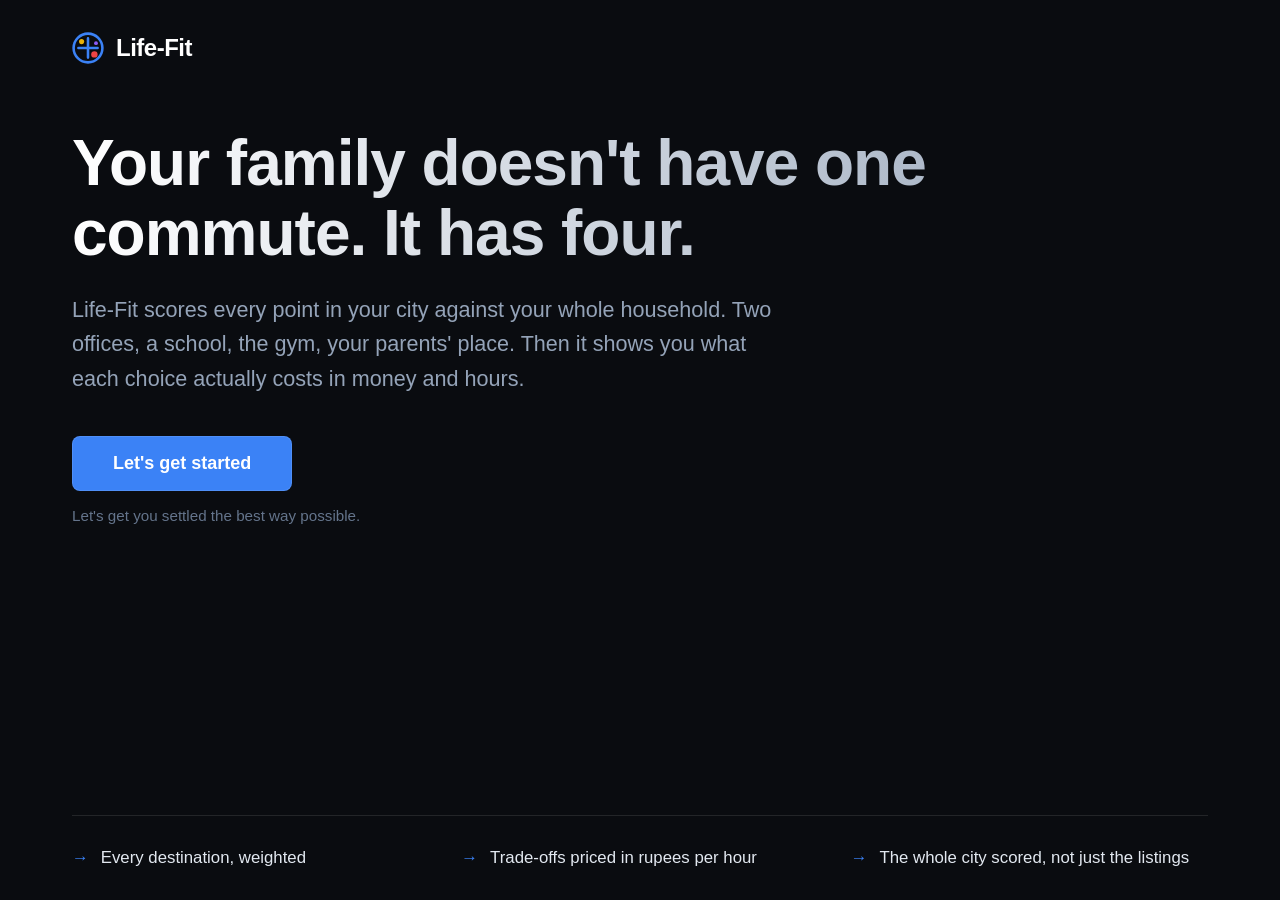
<file: index.html>
<!DOCTYPE html>
<html lang="en">
<head>
    <meta charset="UTF-8">
    <meta name="viewport" content="width=device-width, initial-scale=1.0">
    <title>Life-Fit</title>
    <style>
        * {
            box-sizing: border-box;
            margin: 0;
            padding: 0;
            font-family: -apple-system, BlinkMacSystemFont, "Segoe UI", Roboto, Helvetica, Arial, sans-serif;
        }
        
        body {
            background-color: #0a0c10;
            color: #f8fafc;
            min-height: 100vh;
            display: flex;
            flex-direction: column;
            position: relative;
            overflow: hidden;
        }

        #bg-canvas {
            position: absolute;
            top: 0;
            left: 0;
            width: 100%;
            height: 100%;
            z-index: 1;
            opacity: 0.5;
            filter: blur(8px);
            pointer-events: none;
        }

        .content {
            position: relative;
            z-index: 10;
            flex: 1;
            display: flex;
            flex-direction: column;
            max-width: 1200px;
            margin: 0 auto;
            width: 100%;
            padding: 2rem;
        }

        .header {
            display: flex;
            align-items: center;
            gap: 0.75rem;
            margin-bottom: 4rem;
        }

        .logo {
            display: flex;
            align-items: center;
            font-size: 1.5rem;
            font-weight: 700;
            letter-spacing: -0.5px;
            color: white;
            text-decoration: none;
        }

        .logo svg {
            width: 32px;
            height: 32px;
            margin-right: 12px;
        }

                .hero {\n            flex: 1;\n            display: flex;\n            flex-direction: column;\n            justify-content: center;\n            max-width: 800px;\n            position: relative;\n        }\n\n        .hero::before {\n            content: '';\n            position: absolute;\n            top: 50%;\n            left: 50%;\n            transform: translate(-50%, -50%);\n            width: 140%;\n            height: 140%;\n            background: radial-gradient(circle at center, rgba(10, 12, 16, 0.8) 0%, rgba(10, 12, 16, 0.4) 40%, transparent 70%);\n            z-index: -1;\n            pointer-events: none;\n        }

        h1 {
            font-size: clamp(2.5rem, 5vw, 4.5rem);
            line-height: 1.1;
            font-weight: 800;
            margin-bottom: 1.5rem;
            letter-spacing: -1px;
            background: linear-gradient(to right, #ffffff, #94a3b8);
            -webkit-background-clip: text;
            -webkit-text-fill-color: transparent;
        }

        .subhead {
            font-size: clamp(1.1rem, 2vw, 1.35rem);
            line-height: 1.6;
            color: #94a3b8;
            margin-bottom: 2.5rem;
            max-width: 700px;
        }

        .cta-container {
            margin-bottom: 4rem;
        }

        .btn {
            display: inline-block;
            background-color: #3b82f6;
            color: white;
            text-decoration: none;
            padding: 1rem 2.5rem;
            border-radius: 8px;
            font-size: 1.125rem;
            font-weight: 600;
            transition: all 0.2s;
            border: 1px solid rgba(255,255,255,0.1);
        }

        .btn:hover {
            background-color: #2563eb;
            transform: translateY(-1px);
            box-shadow: 0 4px 12px rgba(59, 130, 246, 0.3);
        }

        .tagline {
            display: block;
            margin-top: 1rem;
            font-size: 0.95rem;
            color: #64748b;
        }

        .features {
            display: grid;
            grid-template-columns: repeat(auto-fit, minmax(250px, 1fr));
            gap: 2rem;
            margin-top: auto;
            border-top: 1px solid rgba(255,255,255,0.1);
            padding-top: 2rem;
        }

        .feature {
            font-size: 1.05rem;
            color: #e2e8f0;
            font-weight: 500;
            display: flex;
            align-items: center;
        }
        
        .feature::before {
            content: "→";
            color: #3b82f6;
            margin-right: 12px;
            font-weight: bold;
        }

        @media (prefers-reduced-motion: reduce) {
            #bg-canvas {
                animation: none;
            }
        }
    </style>
</head>
<body>
    <canvas id="bg-canvas"></canvas>
    
    <div class="content">
        <header class="header">
            <a href="/" class="logo">
                <svg viewBox="0 0 100 100" xmlns="http://www.w3.org/2000/svg">
                    <circle cx="50" cy="50" r="45" fill="none" stroke="#3b82f6" stroke-width="8"/>
                    <path d="M50 20 L50 80 M20 50 L80 50" stroke="#3b82f6" stroke-width="8" stroke-linecap="round"/>
                    <circle cx="30" cy="30" r="8" fill="#eab308"/>
                    <circle cx="70" cy="70" r="10" fill="#ef4444"/>
                    <circle cx="75" cy="35" r="6" fill="#8b5cf6"/>
                </svg>
                Life-Fit
            </a>
        </header>

        <main class="hero">
            <h1>Your family doesn't have one commute. It has four.</h1>
            <p class="subhead">
                Life-Fit scores every point in your city against your whole household. Two offices, a school, the gym, your parents' place. Then it shows you what each choice actually costs in money and hours.
            </p>
            <div class="cta-container">
                <a href="app.html" class="btn">Let's get started</a>
                <span class="tagline">Let's get you settled the best way possible.</span>
            </div>
        </main>

        <div class="features">
            <div class="feature">Every destination, weighted</div>
            <div class="feature">Trade-offs priced in rupees per hour</div>
            <div class="feature">The whole city scored, not just the listings</div>
        </div>
    </div>

    <!-- Load the exact same scoring logic used in the app -->
    <script src="js/data-properties.js"></script>
    <script src="js/data-amenities.js"></script>
    <script src="js/scoring.js"></script>
    <script>
        const canvas = document.getElementById('bg-canvas');
        const ctx = canvas.getContext('2d');
        
        let width, height;
        const GRID_SIZE = 40;
        
        function resize() {
            width = window.innerWidth;
            height = window.innerHeight;
            canvas.width = width;
            canvas.height = height;
        }
        window.addEventListener('resize', resize);
        resize();

        // Base household definition for the animation
        const demoState = {
            budget: 60000,
            weights: { commute: 8, schools: 6, healthcare: 4, convenience: 5, cost: 7 },
            household: [
                { name: "P1", mode: "car", daysPerWeek: 5 },
                { name: "P2", mode: "car", daysPerWeek: 3 },
                { name: "P3", mode: "car", daysPerWeek: 5 }
            ]
        };

        // Animation parameters
        const bounds = {
            latMin: 12.83, latMax: 13.14,
            lonMin: 77.46, lonMax: 77.78
        };
        
        const centerLat = (bounds.latMin + bounds.latMax) / 2;
        const centerLon = (bounds.lonMin + bounds.lonMax) / 2;
        const latRange = (bounds.latMax - bounds.latMin) * 0.4; // keep them somewhat central
        const lonRange = (bounds.lonMax - bounds.lonMin) * 0.4;
        
        let t = 0;
        
        // Colors from map.js
        function getScoreColor(score, alphaFalloff = 1) {\n            let rgb = '';\n            if (score >= 90) rgb = '20, 240, 180';\n            else if (score >= 80) rgb = '16, 185, 129';\n            else if (score >= 70) rgb = '234, 179, 8';\n            else if (score >= 60) rgb = '180, 83, 9';\n            else rgb = '120, 20, 30';\n            return \gba(\$\{rgb}, \$\{0.45 * alphaFalloff})\;\n        }

        // We need a normalization context just to make the scores 0-100 relative to something.
        // Let's use the static properties for context.
        const { normalizeContext } = scoreProperties(PROPERTIES, demoState);

        let animationFrameId;
        const prefersReducedMotion = window.matchMedia('(prefers-reduced-motion: reduce)').matches;

        function drawFrame() {
            t += 0.015;
            
            // Drift destinations using lissajous curves
            demoState.household[0].lat = centerLat + Math.sin(t * 0.7) * latRange;
            demoState.household[0].lon = centerLon + Math.cos(t * 0.5) * lonRange;
            
            demoState.household[1].lat = centerLat + Math.cos(t * 0.4) * latRange;
            demoState.household[1].lon = centerLon + Math.sin(t * 0.6) * lonRange;
            
            demoState.household[2].lat = centerLat + Math.sin(t * 0.3) * latRange;
            demoState.household[2].lon = centerLon + Math.cos(t * 0.8) * lonRange;
            
            // Draw grid
            ctx.clearRect(0, 0, width, height);
            
            const cellW = width / GRID_SIZE;
            const cellH = height / GRID_SIZE;
            
            const latStep = (bounds.latMax - bounds.latMin) / GRID_SIZE;
            const lonStep = (bounds.lonMax - bounds.lonMin) / GRID_SIZE;
            
            const cx = GRID_SIZE / 2;\n            const cy = GRID_SIZE / 2;\n            const maxR = GRID_SIZE / 2;\n\n            for (let i = 0; i < GRID_SIZE; i++) {\n                for (let j = 0; j < GRID_SIZE; j++) {\n                    const lat = bounds.latMin + i * latStep + (latStep/2);\n                    const lon = bounds.lonMin + j * lonStep + (lonStep/2);\n                    \n                    const distFromCenter = Math.max(Math.abs(i - cx), Math.abs(j - cy));\n                    let alphaFalloff = 1.0;\n                    if (distFromCenter > maxR * 0.6) {\n                        alphaFalloff = 1.0 - ((distFromCenter - (maxR * 0.6)) / (maxR * 0.4));\n                        if (alphaFalloff < 0) alphaFalloff = 0;\n                    }\n                    if (alphaFalloff <= 0) continue;\n                    \n                    const dummyRent = 45000;\n                    \n                    try {\n                        const scoreData = scoreLocation(lat, lon, dummyRent, demoState, normalizeContext);\n                        ctx.fillStyle = getScoreColor(scoreData.lifeFitScore, alphaFalloff);\n                        const canvasY = height - (i * cellH) - cellH;\n                        const canvasX = j * cellW;\n                        ctx.fillRect(canvasX, canvasY, cellW + 1, cellH + 1);\n                    } catch (e) {}\n                }\n            }\n\n            demoState.household.forEach(m => {\n                const pLat = (m.lat - bounds.latMin) / (bounds.latMax - bounds.latMin);\n                const pLon = (m.lon - bounds.lonMin) / (bounds.lonMax - bounds.lonMin);\n                const canvasX = pLon * width;\n                const canvasY = height - (pLat * height);\n                ctx.beginPath();\n                ctx.arc(canvasX, canvasY, 6, 0, Math.PI * 2);\n                ctx.fillStyle = 'rgba(255, 255, 255, 0.9)';\n                ctx.shadowColor = 'rgba(255, 255, 255, 1)';\n                ctx.shadowBlur = 10;\n                ctx.fill();\n                ctx.shadowBlur = 0;\n            }); catch (e) {
                        // ignore errors on offscreen chunks
                    }
                }
            }
            
            if (!prefersReducedMotion) {
                // ~500ms delay for breathing effect without killing CPU
                setTimeout(() => {
                    animationFrameId = requestAnimationFrame(drawFrame);
                }, 500);
            }
        }
        
        // Start animation loop
        drawFrame();
    </script>
</body>
</html>
</file>
